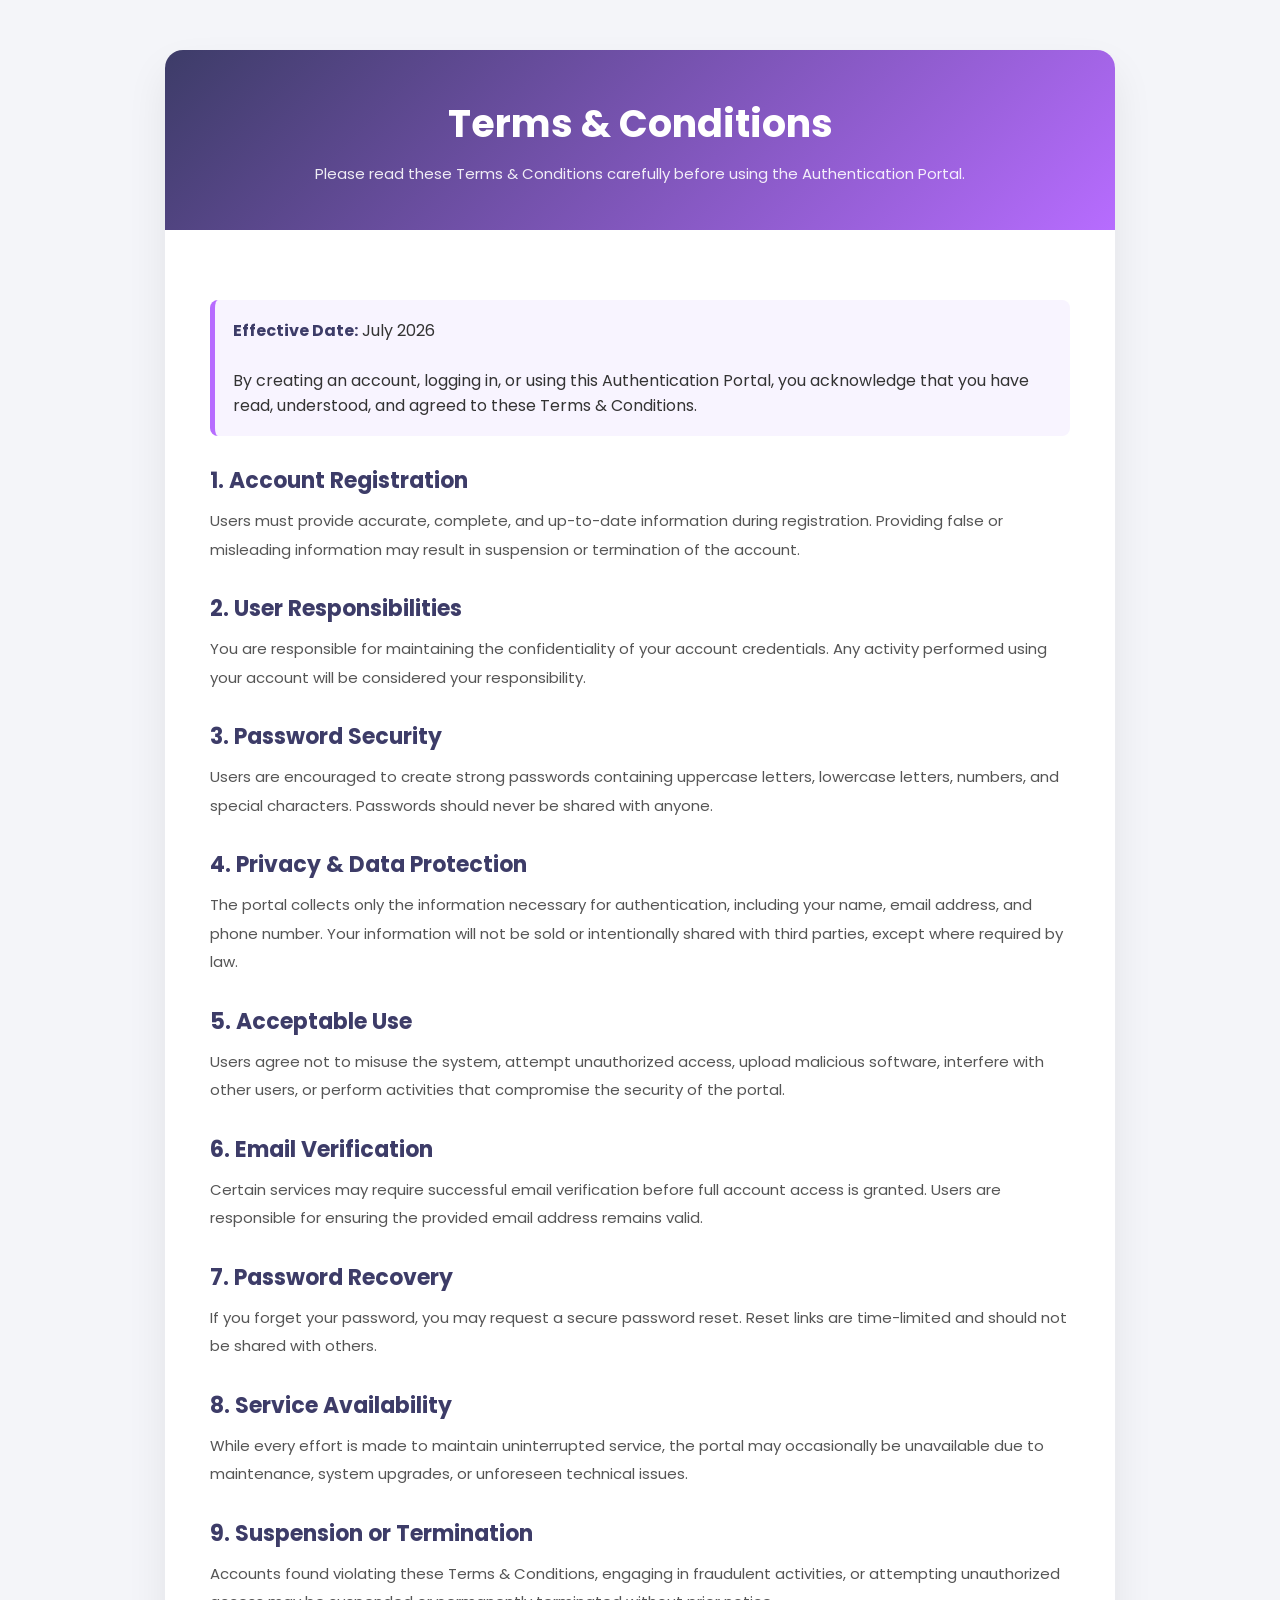
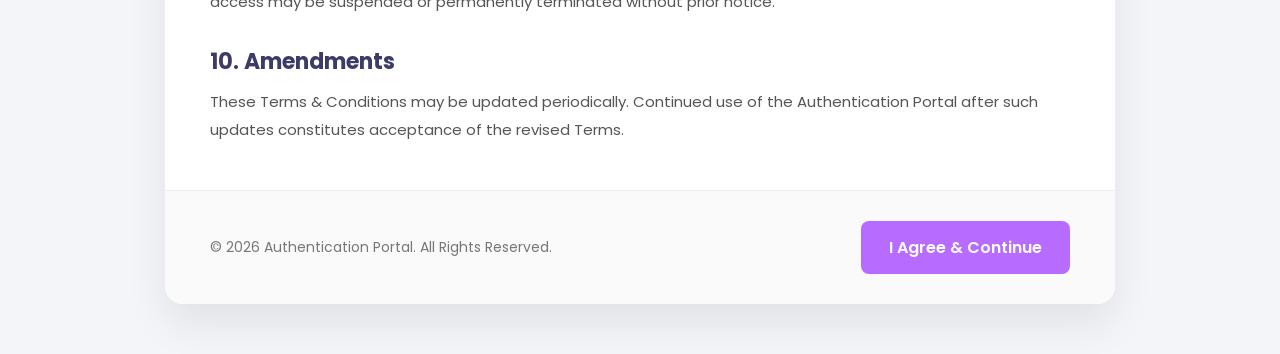
<file: terms.html>
<!DOCTYPE html>
<html lang="en">

<head>

<meta charset="UTF-8">
<meta name="viewport" content="width=device-width, initial-scale=1.0">

<title>Terms & Conditions | Authentication Portal</title>

<link href="https://fonts.googleapis.com/css2?family=Poppins:wght@300;400;500;600;700&display=swap" rel="stylesheet">

<style>

*{
margin:0;
padding:0;
box-sizing:border-box;
font-family:'Poppins',sans-serif;
}

body{
background:#f4f5f9;
padding:50px 20px;
color:#333;
}

.container{
max-width:950px;
margin:auto;
background:#fff;
border-radius:18px;
box-shadow:0 20px 40px rgba(0,0,0,.08);
overflow:hidden;
}

.header{
background:linear-gradient(135deg,#3d3c68,#b76cff);
padding:45px;
text-align:center;
color:white;
}

.header h1{
font-size:38px;
margin-bottom:10px;
}

.header p{
font-size:15px;
opacity:.9;
}

.content{
padding:45px;
}

.content h2{
color:#3d3c68;
margin-top:28px;
margin-bottom:10px;
font-size:22px;
}

.content p{
line-height:1.9;
font-size:15px;
color:#555;
}

.notice{
background:#f8f4ff;
border-left:5px solid #b76cff;
padding:18px;
margin:25px 0;
border-radius:8px;
}

.notice strong{
color:#3d3c68;
}

.footer{
padding:30px 45px;
background:#fafafa;
display:flex;
justify-content:space-between;
align-items:center;
flex-wrap:wrap;
border-top:1px solid #eee;
}

.footer p{
font-size:14px;
color:#777;
}

.btn{
text-decoration:none;
background:#b76cff;
color:white;
padding:14px 28px;
border-radius:8px;
font-weight:600;
transition:.3s;
}

.btn:hover{
background:#9f55ef;
}

@media(max-width:700px){

.header{
padding:35px 25px;
}

.content{
padding:30px;
}

.footer{
flex-direction:column;
gap:20px;
text-align:center;
}

}

</style>

</head>

<body>

<div class="container">

<div class="header">

<h1>Terms & Conditions</h1>

<p>
Please read these Terms & Conditions carefully before using the Authentication Portal.
</p>

</div>

<div class="content">

<div class="notice">

<strong>Effective Date:</strong> July 2026

<br><br>

By creating an account, logging in, or using this Authentication Portal,
you acknowledge that you have read, understood, and agreed to these Terms & Conditions.

</div>

<h2>1. Account Registration</h2>

<p>
Users must provide accurate, complete, and up-to-date information during registration.
Providing false or misleading information may result in suspension or termination of the account.
</p>

<h2>2. User Responsibilities</h2>

<p>
You are responsible for maintaining the confidentiality of your account credentials.
Any activity performed using your account will be considered your responsibility.
</p>

<h2>3. Password Security</h2>

<p>
Users are encouraged to create strong passwords containing uppercase letters,
lowercase letters, numbers, and special characters.
Passwords should never be shared with anyone.
</p>

<h2>4. Privacy & Data Protection</h2>

<p>
The portal collects only the information necessary for authentication,
including your name, email address, and phone number.
Your information will not be sold or intentionally shared with third parties,
except where required by law.
</p>

<h2>5. Acceptable Use</h2>

<p>
Users agree not to misuse the system, attempt unauthorized access,
upload malicious software, interfere with other users,
or perform activities that compromise the security of the portal.
</p>

<h2>6. Email Verification</h2>

<p>
Certain services may require successful email verification before full account access is granted.
Users are responsible for ensuring the provided email address remains valid.
</p>

<h2>7. Password Recovery</h2>

<p>
If you forget your password, you may request a secure password reset.
Reset links are time-limited and should not be shared with others.
</p>

<h2>8. Service Availability</h2>

<p>
While every effort is made to maintain uninterrupted service,
the portal may occasionally be unavailable due to maintenance,
system upgrades, or unforeseen technical issues.
</p>

<h2>9. Suspension or Termination</h2>

<p>
Accounts found violating these Terms & Conditions,
engaging in fraudulent activities,
or attempting unauthorized access
may be suspended or permanently terminated without prior notice.
</p>

<h2>10. Amendments</h2>

<p>
These Terms & Conditions may be updated periodically.
Continued use of the Authentication Portal after such updates
constitutes acceptance of the revised Terms.
</p>

</div>
<div class="footer">

<p>
© 2026 Authentication Portal. All Rights Reserved.
</p>

<a href="#" id="agreeBtn" class="btn">
    I Agree & Continue
</a>

</div>

</div>

<script>
document.getElementById("agreeBtn").addEventListener("click", function (e) {

    e.preventDefault();

    sessionStorage.setItem("termsAccepted", "true");

    window.location.href = "index.html?signup=true";

});
</script>

</body>
</html>
</file>
